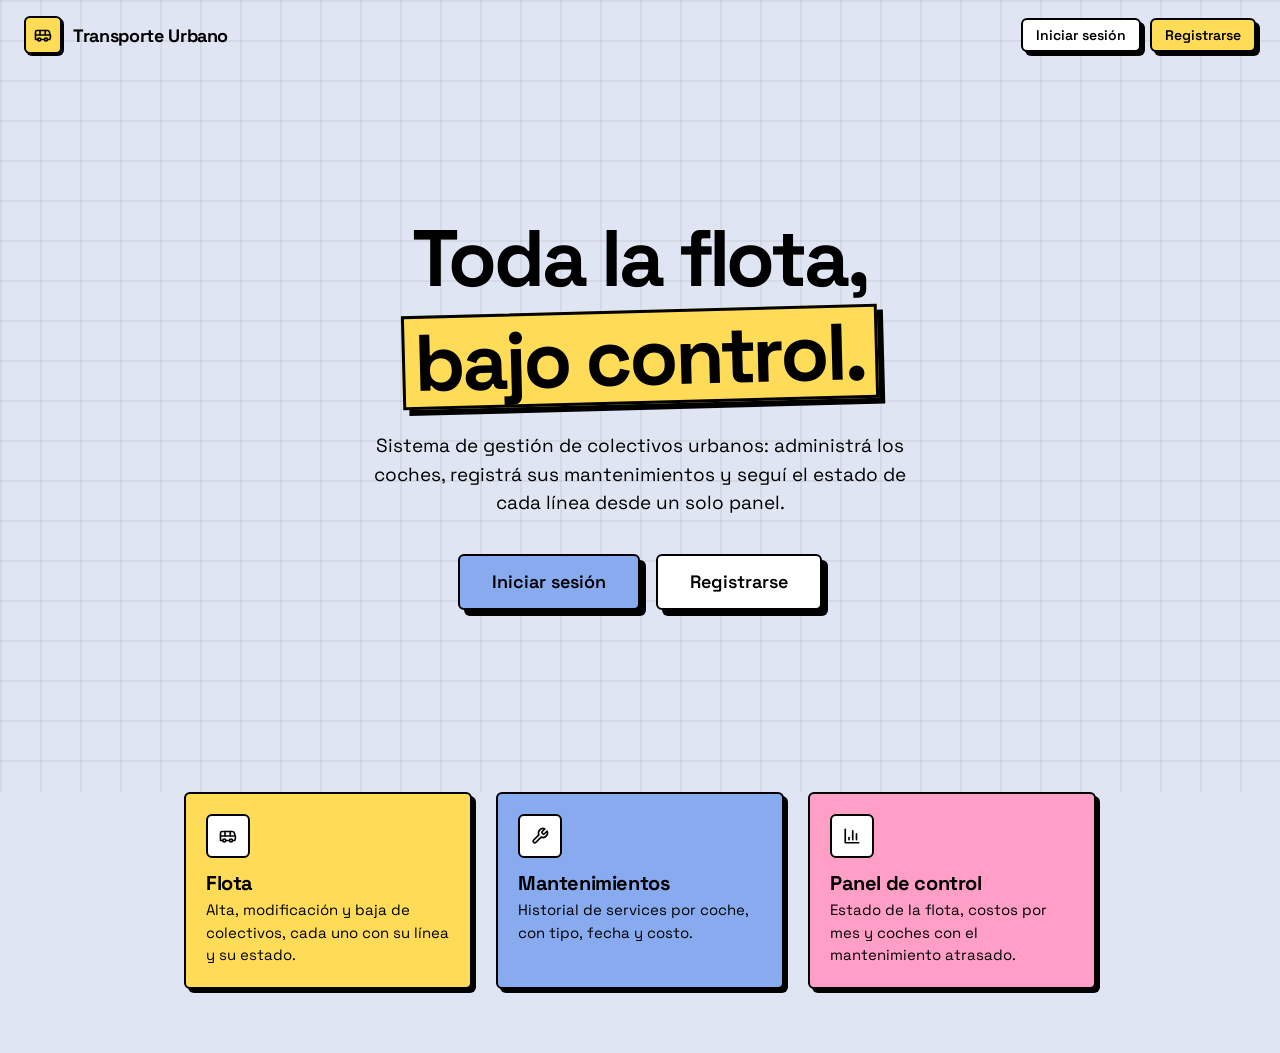
<file: TransporteUrbanoAPI/wwwroot/index.html>
<!doctype html>
<html lang="es">
<head>
    <meta charset="utf-8">
    <meta name="viewport" content="width=device-width, initial-scale=1">
    <title>Transporte Urbano</title>
    <link rel="preconnect" href="https://fonts.googleapis.com">
    <link rel="preconnect" href="https://fonts.gstatic.com" crossorigin>
    <link href="https://fonts.googleapis.com/css2?family=Space+Grotesk:wght@400;500;600;700&display=swap" rel="stylesheet">
    <link rel="stylesheet" href="css/styles.css">
</head>
<body>
    <section class="hero">
        <nav class="topnav">
            <span class="brand" style="margin:0"><span class="brand-logo" data-icon="bus"></span>Transporte Urbano</span>
            <div style="display:flex;gap:.6rem">
                <a class="btn btn-white btn-sm" href="login.html" id="navLogin">Iniciar sesión</a>
                <a class="btn btn-yellow btn-sm" href="registro.html">Registrarse</a>
            </div>
        </nav>
        <div>
            <h1>Toda la flota,<br><span class="sticker">bajo control.</span></h1>
            <p>Sistema de gestión de colectivos urbanos: administrá los coches, registrá sus mantenimientos y seguí el estado de cada línea desde un solo panel.</p>
            <div style="display:flex;gap:1rem;justify-content:center;flex-wrap:wrap">
                <a class="btn btn-big" href="login.html" id="ctaLogin">Iniciar sesión</a>
                <a class="btn btn-white btn-big" href="registro.html" id="ctaRegistro">Registrarse</a>
            </div>
        </div>
    </section>

    <section class="features">
        <div class="card bg-yellow"><span class="feature-ico" data-icon="bus"></span><h3>Flota</h3><p>Alta, modificación y baja de colectivos, cada uno con su línea y su estado.</p></div>
        <div class="card bg-main"><span class="feature-ico" data-icon="wrench"></span><h3>Mantenimientos</h3><p>Historial de services por coche, con tipo, fecha y costo.</p></div>
        <div class="card bg-pink"><span class="feature-ico" data-icon="chart"></span><h3>Panel de control</h3><p>Estado de la flota, costos por mes y coches con el mantenimiento atrasado.</p></div>
    </section>

    <script src="js/auth.js"></script>
    <script src="js/ui.js"></script>
    <script>
                document.querySelectorAll("[data-icon]").forEach(el => el.insertAdjacentHTML("afterbegin", icon(el.dataset.icon)));
                if (sesionValida()) {   // si ya hay sesion, los botones llevan directo a donde corresponde
                  const texto = rolActual() === "Admin" ? "Ir al panel" : "Ver el proyecto";
                  ["ctaLogin", "navLogin"].forEach(id => {
                    const a = document.getElementById(id);
                    a.href = rutaInicial();
                    a.textContent = texto;
                  });
                  document.getElementById("ctaRegistro").hidden = true;
                }
    </script>
</body>
</html>
</file>
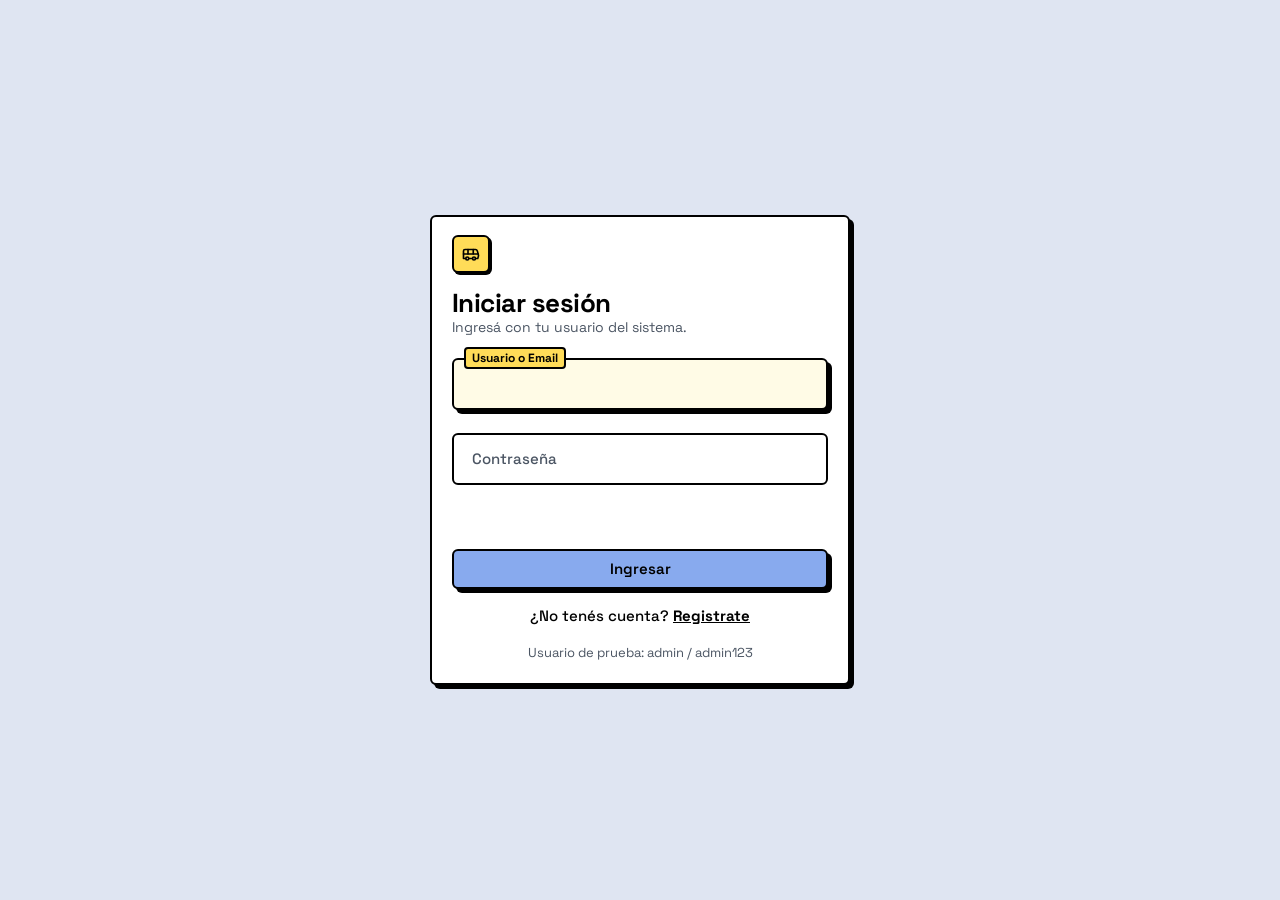
<file: TransporteUrbanoAPI/wwwroot/acerca.html>
<!doctype html>
<html lang="es">
<head>
  <meta charset="utf-8">
  <meta name="viewport" content="width=device-width, initial-scale=1">
  <title>Acerca de - Transporte Urbano</title>
  <link rel="preconnect" href="https://fonts.googleapis.com">
  <link rel="preconnect" href="https://fonts.gstatic.com" crossorigin>
  <link href="https://fonts.googleapis.com/css2?family=Space+Grotesk:wght@400;500;600;700&display=swap" rel="stylesheet">
  <link rel="stylesheet" href="css/styles.css">
</head>
<body>
<div class="app">
  <aside id="sidebar" class="sidebar"></aside>
  <div class="content">
    <header id="topbar" class="topbar"></header>
    <main class="main">

<div class="page-head">
  <div><h1>Integrantes</h1><p>Responsables del desarrollo de la solución.</p></div>
</div>

<!-- Reemplazá estos datos por los de tu grupo (hasta 6 integrantes) -->
<div class="team">
  <div class="card"><span class="avatar">AB</span><div><strong>Axel Britos</strong><div class="muted">Legajo 430166</div></div></div>
  <div class="card"><span class="avatar">NT</span><div><strong>Nahir Tabares</strong><div class="muted">Legajo 430248</div></div></div>
</div>

<div class="card">
  <div class="card-head"><h3>Sobre el proyecto</h3><p>Sistema de gestión de la flota de Transporte Urbano.</p></div>
  <div class="card-body" style="display:grid;gap:.6rem">
    <div><strong>Tecnologías:</strong> C#, ASP.NET Core Web API, Entity Framework Core, SQL Server, JWT, HTML, CSS y JavaScript.</div>
    <div><strong>Arquitectura:</strong> Controllers, Services, Repositories y DTOs, con el front servido desde wwwroot.</div>
    <div><strong>Repositorio:</strong> <a href="#" style="text-decoration:underline">https://github.com/Axeel-devc/Transporte-Urbano.git</a></div>
  </div>
</div>

    </main>
  </div>
</div>
<div id="toasts" class="toasts"></div>
<script src="js/config.js"></script>
<script src="js/auth.js"></script>
<script src="js/api.js"></script>
<script src="js/ui.js"></script>
<script src="js/layout.js"></script>
</body>
</html>
</file>
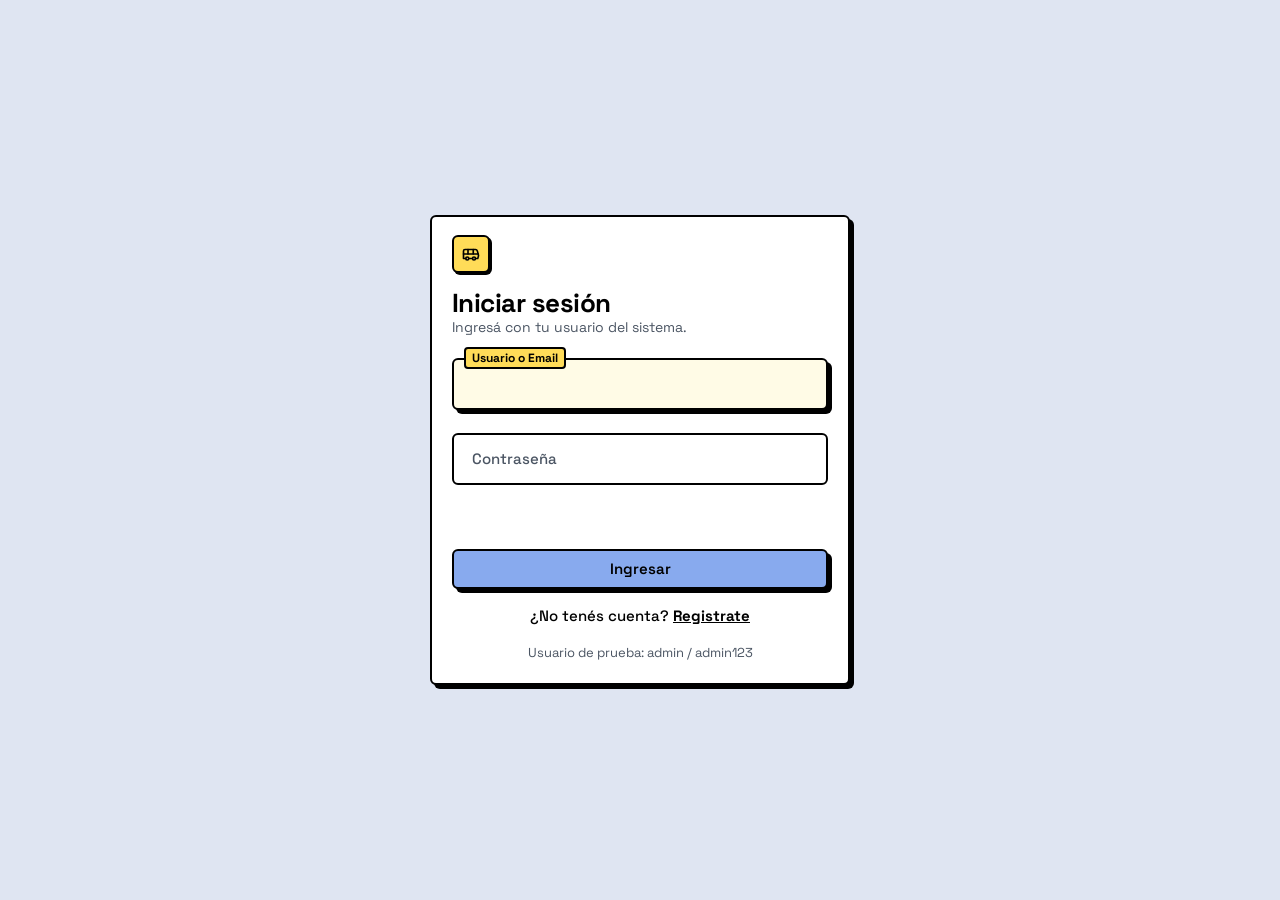
<file: TransporteUrbanoAPI/wwwroot/colectivos.html>
<!doctype html>
<html lang="es">
<head>
  <meta charset="utf-8">
  <meta name="viewport" content="width=device-width, initial-scale=1">
  <title>Colectivos - Transporte Urbano</title>
  <link rel="preconnect" href="https://fonts.googleapis.com">
  <link rel="preconnect" href="https://fonts.gstatic.com" crossorigin>
  <link href="https://fonts.googleapis.com/css2?family=Space+Grotesk:wght@400;500;600;700&display=swap" rel="stylesheet">
  <link rel="stylesheet" href="css/styles.css">
</head>
<body>
<div class="app">
  <aside id="sidebar" class="sidebar"></aside>
  <div class="content">
    <header id="topbar" class="topbar"></header>
    <main class="main">

<div class="page-head">
  <div><h1>Colectivos</h1><p>Administrá la flota: alta, modificación, baja y consulta.</p></div>
  <button class="btn" id="btnNuevo" data-icon="plus">Nuevo colectivo</button>
</div>

<div class="card">
  <div class="toolbar">
    <input class="control" id="buscar" placeholder="Buscar patente, marca o modelo" aria-label="Buscar">
    <select class="control" id="fLinea" aria-label="Filtrar por línea"></select>
    <select class="control" id="fEstado" aria-label="Filtrar por estado"></select>
    <span class="muted" id="contador" style="margin-left:auto"></span>
  </div>
  <div class="table-wrap">
    <table>
      <thead><tr><th>Coche</th><th>Patente</th><th>Marca</th><th>Modelo</th><th>Línea</th><th>Estado</th><th></th></tr></thead>
      <tbody id="tbody"></tbody>
    </table>
  </div>
</div>

<dialog id="dlg">
  <form id="form">
    <div class="dialog-head"><h3 id="dlgTitulo"></h3></div>
    <div class="dialog-body">
      <div class="form-grid">
        <div class="input-box"><input class="input" id="patente" placeholder=" " maxlength="7" required><label for="patente">Patente (AB123CD)</label></div>
        <div class="input-box raised"><select class="input" id="lineaSel"></select><label for="lineaSel">Línea</label></div>
        <div class="input-box"><input class="input" id="marca" placeholder=" " maxlength="50"><label for="marca">Marca</label></div>
        <div class="input-box"><input class="input" id="modelo" placeholder=" " maxlength="50"><label for="modelo">Modelo</label></div>
        <div class="input-box raised full"><select class="input" id="estadoSel"></select><label for="estadoSel">Estado</label></div>
      </div>
      <p class="form-error" id="formError" role="alert" style="margin-top:1rem"></p>
    </div>
    <div class="dialog-foot">
      <button type="button" class="btn btn-white" id="btnCancelar">Cancelar</button>
      <button type="submit" class="btn" id="btnGuardar">Guardar</button>
    </div>
  </form>
</dialog>

    </main>
  </div>
</div>
<div id="toasts" class="toasts"></div>
<script src="js/config.js"></script>
<script src="js/auth.js"></script>
<script src="js/api.js"></script>
<script src="js/ui.js"></script>
<script src="js/layout.js"></script>
<script src="js/colectivos.js"></script>   
</body>
</html>
</file>
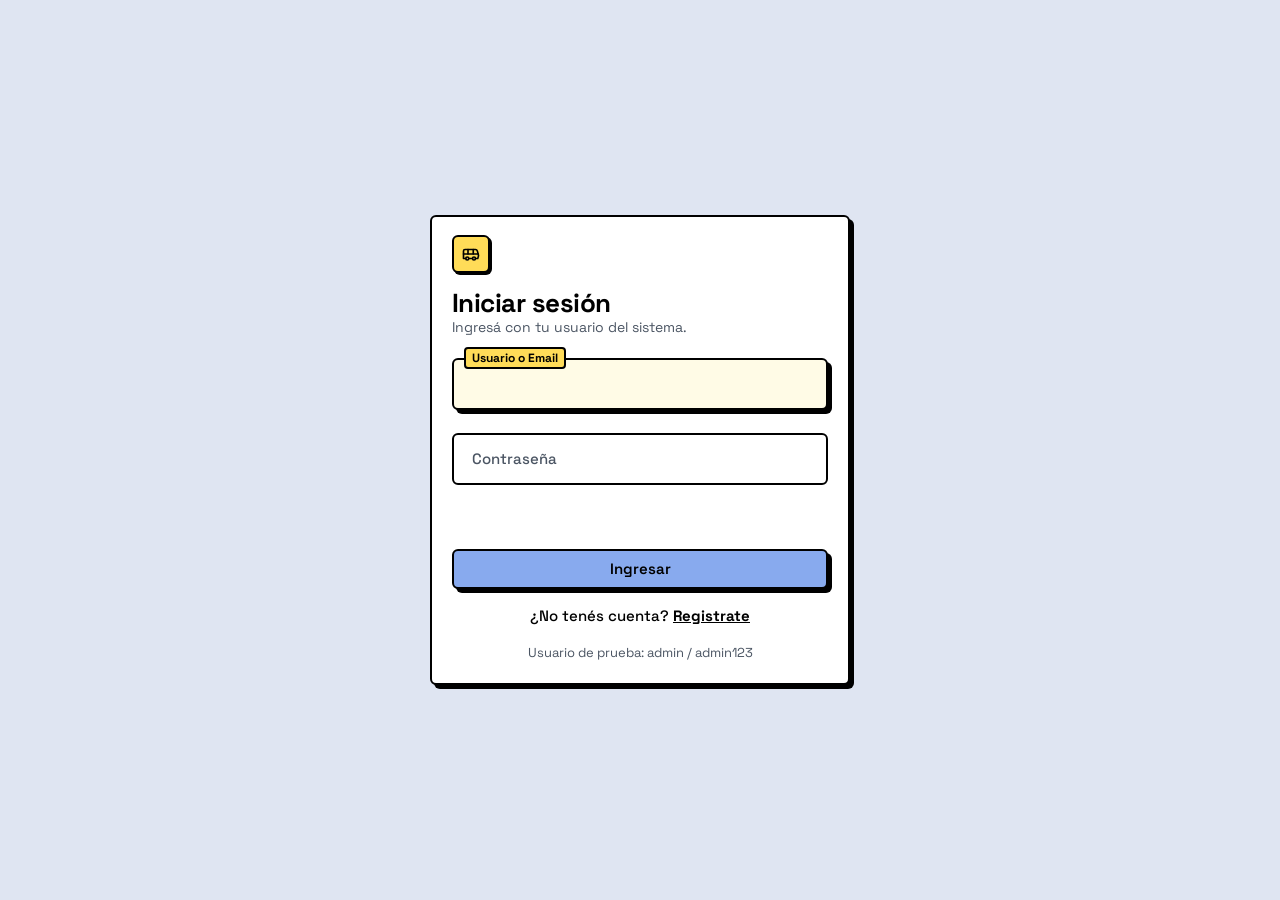
<file: TransporteUrbanoAPI/wwwroot/login.html>
<!doctype html>
<html lang="es">
<head>
  <meta charset="utf-8">
  <meta name="viewport" content="width=device-width, initial-scale=1">
  <title>Iniciar sesión - Transporte Urbano</title>
  <link rel="preconnect" href="https://fonts.googleapis.com">
  <link rel="preconnect" href="https://fonts.gstatic.com" crossorigin>
  <link href="https://fonts.googleapis.com/css2?family=Space+Grotesk:wght@400;500;600;700&display=swap" rel="stylesheet">
  <link rel="stylesheet" href="css/styles.css">
</head>
<body>
  <div class="login-wrap">
    <div class="card login-card">
      <div class="card-head">
        <span class="brand-logo" data-icon="bus" style="margin-bottom:1rem"></span>
        <h3 style="font-size:26px">Iniciar sesión</h3>
        <p>Ingresá con tu usuario del sistema.</p>
      </div>
      <div class="card-body">
          <form id="loginForm" class="form-stack">
              <div class="input-box">
                  <input class="input" id="usuario" placeholder=" " autocomplete="username" required autofocus>
                  <label for="usuario">Usuario o Email</label>
              </div>
              <div class="input-box">
                  <input class="input" id="password" type="password" placeholder=" " autocomplete="current-password" required>
                  <label for="password">Contraseña</label>
              </div>
              <p class="form-error" id="error" role="alert"></p>
              <button class="btn" id="btnLogin" type="submit">Ingresar</button>
          </form>
          <p style="margin-top:1rem;text-align:center;font-weight:500">¿No tenés cuenta? <a href="registro.html" style="text-decoration:underline;font-weight:700">Registrate</a></p>
          <p class="muted" style="font-size:13px;margin-top:1rem;text-align:center">Usuario de prueba: admin / admin123</p>
      </div>
    </div>
  </div>
  <script src="js/config.js"></script>
  <script src="js/auth.js"></script>
  <script src="js/api.js"></script>
  <script src="js/ui.js"></script>
  <script>document.querySelectorAll("[data-icon]").forEach(el => el.insertAdjacentHTML("afterbegin", icon(el.dataset.icon)));</script>
  <script src="js/login.js"></script>
</body>
</html>
</file>
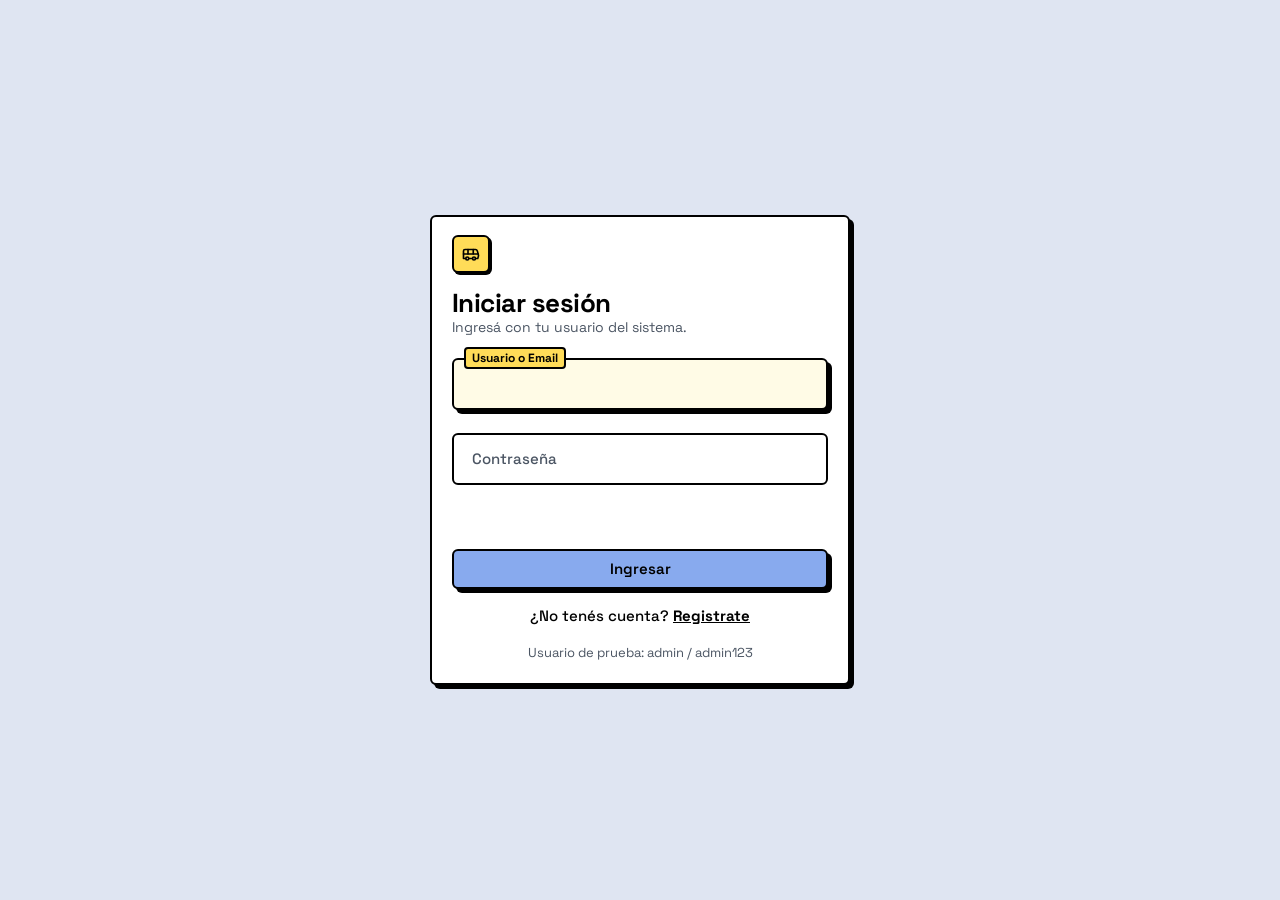
<file: TransporteUrbanoAPI/wwwroot/mantenimientos.html>
<!doctype html>
<html lang="es">
<head>
  <meta charset="utf-8">
  <meta name="viewport" content="width=device-width, initial-scale=1">
  <title>Mantenimientos - Transporte Urbano</title>
  <link rel="preconnect" href="https://fonts.googleapis.com">
  <link rel="preconnect" href="https://fonts.gstatic.com" crossorigin>
  <link href="https://fonts.googleapis.com/css2?family=Space+Grotesk:wght@400;500;600;700&display=swap" rel="stylesheet">
  <link rel="stylesheet" href="css/styles.css">
</head>
<body>
<div class="app">
  <aside id="sidebar" class="sidebar"></aside>
  <div class="content">
    <header id="topbar" class="topbar"></header>
    <main class="main">

<div class="page-head">
  <div><h1>Mantenimientos</h1><p>Registrá y consultá los services de cada colectivo.</p></div>
  <button class="btn" id="btnNuevo" data-icon="plus">Nuevo mantenimiento</button>
</div>

<div class="card">
  <div class="toolbar">
    <input class="control" id="buscar" placeholder="Buscar patente, tipo o descripción" aria-label="Buscar">
    <select class="control" id="fCoche" aria-label="Filtrar por colectivo"></select>
    <span class="muted" id="contador" style="margin-left:auto"></span>
  </div>
  <div class="table-wrap">
    <table>
      <thead><tr><th>Fecha</th><th>Patente</th><th>Tipo</th><th>Descripción</th><th class="num">Costo</th><th></th></tr></thead>
      <tbody id="tbody"></tbody>
    </table>
  </div>
</div>

<dialog id="dlg">
  <form id="form">
    <div class="dialog-head"><h3 id="dlgTitulo"></h3></div>
    <div class="dialog-body">
      <div class="form-grid">
        <div class="input-box raised"><select class="input" id="cocheSel"></select><label for="cocheSel">Colectivo</label></div>
        <div class="input-box raised"><select class="input" id="tipoSel"></select><label for="tipoSel">Tipo</label></div>
        <div class="input-box raised"><input class="input" id="fecha" type="date" required><label for="fecha">Fecha</label></div>
        <div class="input-box"><input class="input" id="costo" type="number" min="0" step="0.01" placeholder=" "><label for="costo">Costo (opcional)</label></div>
        <div class="input-box full"><input class="input" id="descripcion" placeholder=" " maxlength="250"><label for="descripcion">Descripción (opcional)</label></div>
      </div>
      <p class="form-error" id="formError" role="alert" style="margin-top:1rem"></p>
    </div>
    <div class="dialog-foot">
      <button type="button" class="btn btn-white" id="btnCancelar">Cancelar</button>
      <button type="submit" class="btn" id="btnGuardar">Guardar</button>
    </div>
  </form>
</dialog>

    </main>
  </div>
</div>
<div id="toasts" class="toasts"></div>
<script src="js/config.js"></script>
<script src="js/auth.js"></script>
<script src="js/api.js"></script>
<script src="js/ui.js"></script>
<script src="js/layout.js"></script>
<script src="js/mantenimientos.js"></script>   
</body>
</html>
</file>
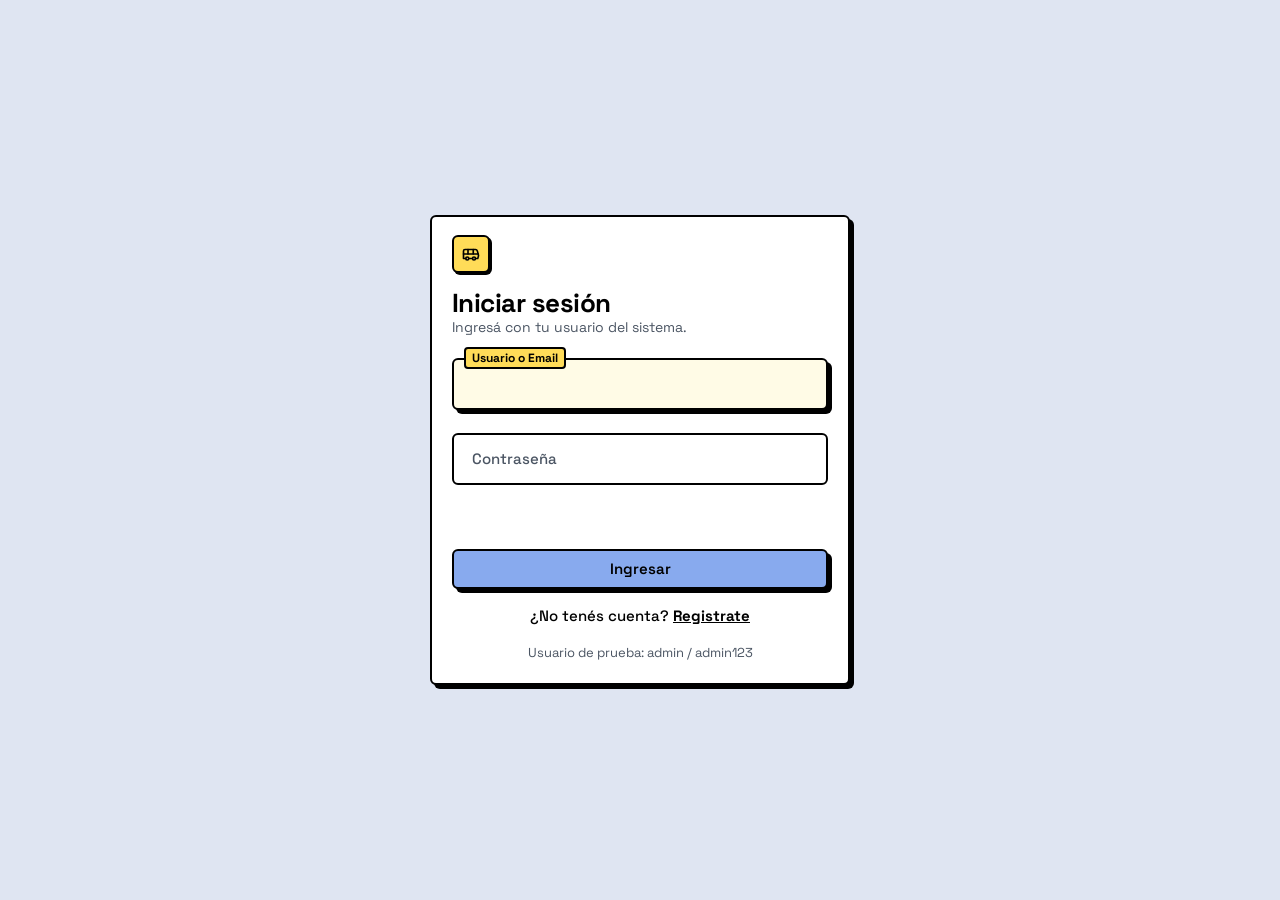
<file: TransporteUrbanoAPI/wwwroot/principal.html>
<!doctype html>
<html lang="es">
<head>
  <meta charset="utf-8">
  <meta name="viewport" content="width=device-width, initial-scale=1">
  <title>Principal - Transporte Urbano</title>
  <link rel="preconnect" href="https://fonts.googleapis.com">
  <link rel="preconnect" href="https://fonts.gstatic.com" crossorigin>
  <link href="https://fonts.googleapis.com/css2?family=Space+Grotesk:wght@400;500;600;700&display=swap" rel="stylesheet">
  <link rel="stylesheet" href="css/styles.css">
</head>
<body>
<div class="app">
  <aside id="sidebar" class="sidebar"></aside>
  <div class="content">
    <header id="topbar" class="topbar"></header>
    <main class="main">

        <div class="page-head">
            <div><h1>Dashboard</h1><p id="saludo"></p></div>
            </div>

            <div class="stats">
            <div class="card stat bg-yellow"><div class="label">Colectivos</div><div class="value" id="sTotal">0</div></div>
            <div class="card stat bg-green"><div class="label">En servicio</div><div class="value" id="sServicio">0</div></div>
            <div class="card stat bg-pink"><div class="label">Sin mantenimiento en 6 meses</div><div class="value" id="sSinMant">0</div></div>
            <div class="card stat bg-main"><div class="label">Costo de mantenimiento, 6 meses</div><div class="value" id="sCosto">$ 0</div></div>
            </div>

            <div class="grid-2">
            <div class="card">
                <div class="card-head"><h3>Colectivos por estado</h3><p>Situación actual de la flota.</p></div>
                <div class="card-body"><div class="bars" id="barsEstado"></div></div>
            </div>
            <div class="card">
                <div class="card-head"><h3>Colectivos por línea</h3><p>Cantidad de coches de cada línea.</p></div>
                <div class="card-body"><div class="bars" id="barsLinea"></div></div>
            </div>
            </div>

            <div class="grid-2">
            <div class="card">
                <div class="card-head"><h3>Costo de mantenimiento por mes</h3><p>Últimos 6 meses, en pesos.</p></div>
                <div class="card-body"><div class="cols" id="cols"></div></div>
            </div>
            <div class="card">
                <div class="card-head"><h3>Mantenimiento atrasado</h3><p>Colectivos sin ningún service en los últimos 6 meses.</p></div>
                <div class="table-wrap" id="sinMant" style="max-height:260px;overflow-y:auto;margin-top:.9rem"></div>
            </div>
        </div>

    </main>
  </div>
</div>
<div id="toasts" class="toasts"></div>
<script src="js/config.js"></script>
<script src="js/auth.js"></script>
<script src="js/api.js"></script>
<script src="js/ui.js"></script>
<script src="js/layout.js"></script>
<script src="js/dashboard.js"></script>   
</body>
</html>
</file>
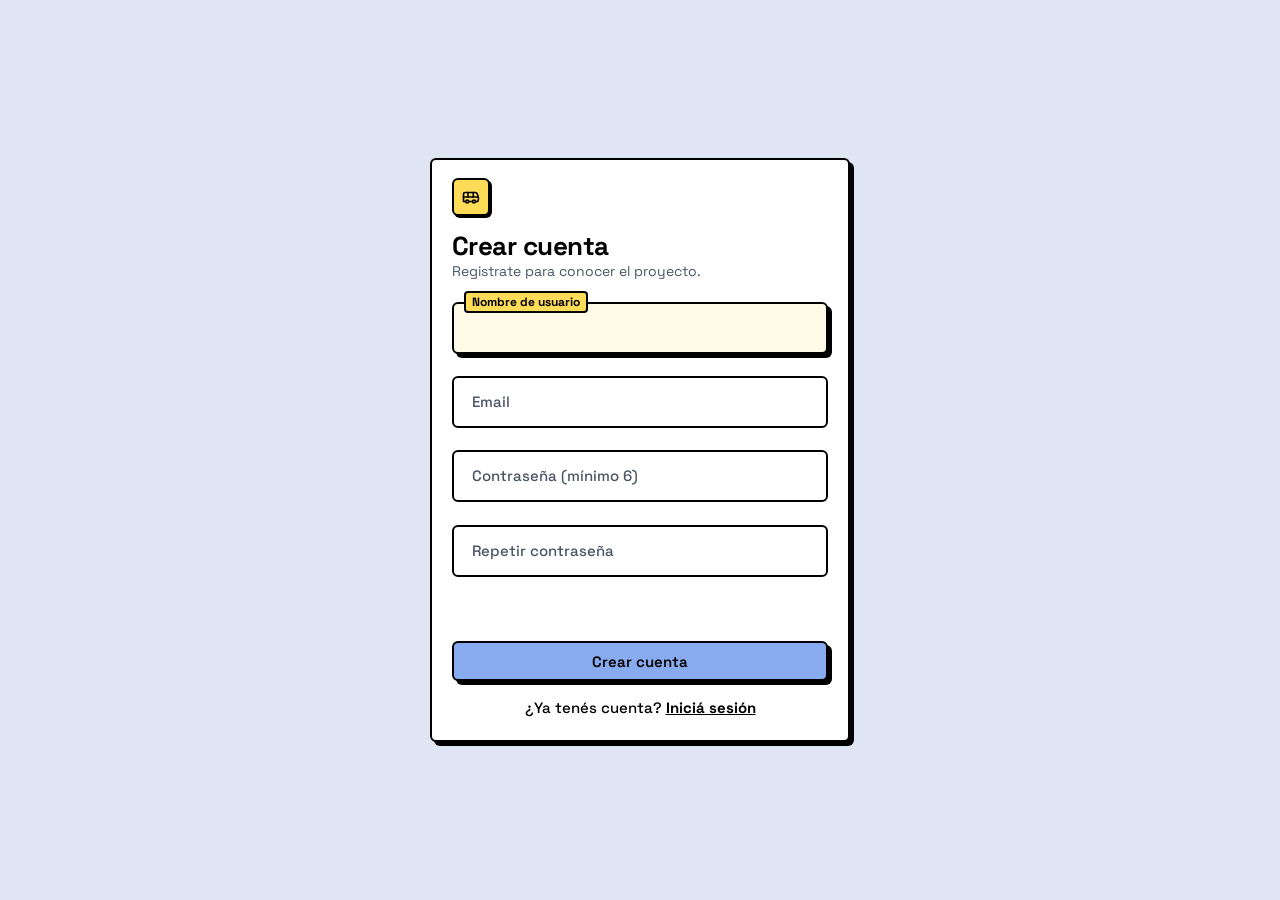
<file: TransporteUrbanoAPI/wwwroot/registro.html>
﻿<!DOCTYPE html>
<html lang="es">
<head>
    <meta charset="utf-8">
    <meta name="viewport" content="width=device-width, initial-scale=1">
    <title>Crear cuenta - Transporte Urbano</title>
    <link rel="preconnect" href="https://fonts.googleapis.com">
    <link rel="preconnect" href="https://fonts.gstatic.com" crossorigin>
    <link href="https://fonts.googleapis.com/css2?family=Space+Grotesk:wght@400;500;600;700&display=swap" rel="stylesheet">
    <link rel="stylesheet" href="css/styles.css">
</head>
<body>
    <div class="login-wrap">
        <div class="card login-card">
            <div class="card-head">
                <span class="brand-logo" data-icon="bus" style="margin-bottom:1rem"></span>
                <h3 style="font-size:26px">Crear cuenta</h3>
                <p>Registrate para conocer el proyecto.</p>
            </div>
            <div class="card-body">
                <form id="registroForm" class="form-stack">
                    <div class="input-box">
                        <input class="input" id="usuario" placeholder=" " autocomplete="username" minlength="3" maxlength="50" required autofocus>
                        <label for="usuario">Nombre de usuario</label>
                    </div>
                    <div class="input-box">
                        <input class="input" id="email" type="email" placeholder=" " autocomplete="email" maxlength="100" required>
                        <label for="email">Email</label>
                    </div>
                    <div class="input-box">
                        <input class="input" id="password" type="password" placeholder=" " autocomplete="new-password" minlength="6" required>
                        <label for="password">Contraseña (mínimo 6)</label>
                    </div>
                    <div class="input-box">
                        <input class="input" id="password2" type="password" placeholder=" " autocomplete="new-password" required>
                        <label for="password2">Repetir contraseña</label>
                    </div>
                    <p class="form-error" id="error" role="alert"></p>
                    <button class="btn" id="btnRegistro" type="submit">Crear cuenta</button>
                </form>
                <p style="margin-top:1rem;text-align:center;font-weight:500">¿Ya tenés cuenta? <a href="login.html" style="text-decoration:underline;font-weight:700">Iniciá sesión</a></p>
            </div>
        </div>
    </div>
    <script src="js/config.js"></script>
    <script src="js/auth.js"></script>
    <script src="js/api.js"></script>
    <script src="js/ui.js"></script>
    <script>document.querySelectorAll("[data-icon]").forEach(el => el.insertAdjacentHTML("afterbegin", icon(el.dataset.icon)));</script>
    <script src="js/registro.js"></script>
</body>
</html>
</file>
<file: TransporteUrbanoAPI/wwwroot/css/styles.css>
/* Neobrutalismo: bordes negros gruesos, sombras duras y colores planos.
   Inputs con etiqueta flotante (estilo modern-input-field). */
:root {
  --bg: #dfe5f2; --card: #fff;
  --main: #88aaee; --yellow: #ffdc58; --green: #7fe0a0; --pink: #ff9ec7; --red: #ff6b6b;
  --muted: #4b5563;
  --border: 2px solid #000; --shadow: 4px 4px 0 0 #000; --radius: 6px;
}
* { box-sizing: border-box; margin: 0; }
body { font-family: "Space Grotesk", system-ui, sans-serif; background: var(--bg); color: #000; font-size: 15px; line-height: 1.5; }
a { color: inherit; text-decoration: none; }
h1, h2, h3 { line-height: 1.1; letter-spacing: -.02em; }
.muted { color: var(--muted); }
.i { width: 18px; height: 18px; fill: none; stroke: currentColor; stroke-width: 2.2; stroke-linecap: round; stroke-linejoin: round; flex: none; }

/* ---------- Botones ---------- */
.btn { display: inline-flex; align-items: center; justify-content: center; gap: .5rem; min-height: 40px; padding: 0 1.1rem;
  background: var(--main); color: #000; border: var(--border); border-radius: var(--radius); box-shadow: var(--shadow);
  font: 600 15px "Space Grotesk", sans-serif; cursor: pointer; transition: transform .1s, box-shadow .1s; }
.btn:hover { transform: translate(2px, 2px); box-shadow: 2px 2px 0 0 #000; }
.btn:active { transform: translate(4px, 4px); box-shadow: none; }
.btn:disabled { opacity: .55; pointer-events: none; }
.btn:focus-visible, .control:focus-visible, summary:focus-visible, a:focus-visible { outline: 3px solid #000; outline-offset: 3px; }
.btn-yellow { background: var(--yellow); }
.btn-white, .btn-ghost { background: #fff; }
.btn-danger { background: var(--red); }
.btn-sm { min-height: 34px; padding: 0 .8rem; font-size: 14px; }
.btn-icon { width: 36px; min-height: 36px; padding: 0; box-shadow: 2px 2px 0 0 #000; }
.btn-icon:hover { transform: translate(1px, 1px); box-shadow: 1px 1px 0 0 #000; }
.btn-big { min-height: 56px; padding: 0 2rem; font-size: 18px; box-shadow: 6px 6px 0 0 #000; }

/* ---------- Inputs con etiqueta flotante ---------- */
.input-box { position: relative; }
.input-box .input { width: 100%; height: 52px; padding: 16px 14px 0; background: #fff; color: #000; border: var(--border);
  border-radius: var(--radius); font: 500 15px "Space Grotesk", sans-serif; transition: box-shadow .15s, background .15s; }
.input-box .input:focus { outline: none; box-shadow: var(--shadow); background: #fffbe6; }
.input-box label { position: absolute; left: 12px; top: 26px; transform: translateY(-50%); padding: 0 6px; color: var(--muted);
  font-weight: 500; pointer-events: none; transition: all .18s ease; border: 2px solid transparent; border-radius: 4px; }
.input-box .input:focus + label,
.input-box .input:not(:placeholder-shown) + label,
.input-box.raised label { top: 0; font-size: 12px; font-weight: 700; color: #000; background: var(--yellow); border-color: #000; }
.input-box.raised .input { padding: 0 12px; }
.control { height: 42px; padding: 0 .8rem; background: #fff; color: #000; border: var(--border); border-radius: var(--radius);
  font: 500 14px "Space Grotesk", sans-serif; min-width: 160px; flex: 1; max-width: 260px; }
.form-stack { display: grid; gap: 1.4rem; }
.form-grid { display: grid; grid-template-columns: 1fr 1fr; gap: 1.4rem; }
.form-grid .full { grid-column: 1 / -1; }
.form-error { font-weight: 600; color: #b91c1c; min-height: 1.3em; }

/* ---------- Card, badge, tabla ---------- */
.card { background: var(--card); border: var(--border); border-radius: var(--radius); box-shadow: var(--shadow); }
.card-head { padding: 1.1rem 1.25rem 0; }
.card-head h3 { font-size: 18px; font-weight: 700; }
.card-head p { color: var(--muted); font-size: 14px; }
.card-body { padding: 1.25rem; }
.badge { display: inline-block; padding: .05rem .65rem; border: 2px solid #000; border-radius: 999px; font-size: 13px; font-weight: 600; background: #fff; }
.badge-ok { background: var(--green); } .badge-warn { background: var(--yellow); } .badge-bad { background: var(--red); }
.table-wrap { overflow-x: auto; }
table { width: 100%; border-collapse: collapse; }
th { text-align: left; font-weight: 700; padding: .7rem 1rem; background: var(--yellow); border-top: var(--border); border-bottom: var(--border); white-space: nowrap; }
td { padding: .7rem 1rem; border-bottom: 2px solid #000; }
tbody tr:hover { background: #fff4c2; }
tbody tr:last-child td { border-bottom: 0; }
td.actions { text-align: right; white-space: nowrap; }
td.actions .btn { margin-left: .35rem; }
td.num, th.num { text-align: right; font-variant-numeric: tabular-nums; }
.empty { padding: 2.5rem 1rem; text-align: center; color: var(--muted); }

/* ---------- Dialog y toast ---------- */
dialog { border: 3px solid #000; border-radius: var(--radius); background: #fff; color: #000; padding: 0;
  width: min(540px, calc(100vw - 2rem)); margin: auto; box-shadow: 8px 8px 0 0 #000; }
dialog::backdrop { background: rgba(0, 0, 0, .5); }
dialog[open] { animation: pop .15s ease-out; }
@keyframes pop { from { transform: translate(-4px, -4px); opacity: 0; } }
.dialog-head { padding: 1.25rem 1.5rem 0; }
.dialog-head h3 { font-size: 22px; }
.dialog-body { padding: 1.5rem; }
.dialog-foot { display: flex; justify-content: flex-end; gap: .75rem; padding: 0 1.5rem 1.5rem; }
.toasts { position: fixed; right: 1rem; bottom: 1rem; display: grid; gap: .6rem; z-index: 50; }
.toast { padding: .8rem 1rem; background: var(--green); border: var(--border); border-radius: var(--radius); box-shadow: var(--shadow); font-weight: 600; max-width: 340px; animation: pop .15s; }
.toast.error { background: var(--red); }

/* ---------- Layout ---------- */
.app { display: grid; grid-template-columns: 260px 1fr; min-height: 100vh; }
.sidebar { background: #fff; border-right: 3px solid #000; padding: 1.25rem 1rem; position: sticky; top: 0; height: 100vh; overflow-y: auto; }
.brand { display: flex; align-items: center; gap: .7rem; font-weight: 700; font-size: 18px; letter-spacing: -.02em; margin-bottom: 1.5rem; }
.brand-logo { width: 38px; height: 38px; display: grid; place-items: center; background: var(--yellow); border: var(--border); border-radius: var(--radius); box-shadow: 2px 2px 0 0 #000; flex: none; }
.nav-link, .nav summary { display: flex; align-items: center; gap: .65rem; padding: .55rem .75rem; border: 2px solid transparent; border-radius: var(--radius); font-weight: 600; cursor: pointer; list-style: none; }
.nav summary::-webkit-details-marker { display: none; }
.nav-link:hover, .nav summary:hover { background: var(--yellow); border-color: #000; }
.nav-link.active { background: var(--main); border-color: #000; box-shadow: 3px 3px 0 0 #000; }
.nav { margin: .2rem 0; }
.nav summary .chev { margin-left: auto; transition: transform .2s; }
.nav[open] summary .chev { transform: rotate(180deg); }
.nav-sub { margin: .3rem 0 .4rem 1.1rem; padding-left: .7rem; border-left: 3px solid #000; display: grid; gap: .25rem; }
.nav-sub .nav-link { font-weight: 500; }
.content { min-width: 0; display: flex; flex-direction: column; }
.topbar { display: flex; align-items: center; gap: .75rem; padding: .8rem 1.5rem; background: var(--yellow); border-bottom: 3px solid #000; }
.topbar .spacer { flex: 1; }
.topbar .user { font-weight: 600; }
#menuBtn { display: none; }
.main { width: 100%; max-width: 1120px; margin: 0 auto; padding: 2rem 1.5rem 3rem; }
.page-head { display: flex; align-items: flex-end; justify-content: space-between; gap: 1rem; flex-wrap: wrap; margin-bottom: 1.5rem; }
.page-head h1 { font-size: 38px; font-weight: 700; }
.page-head p { color: var(--muted); margin-top: .3rem; }
.toolbar { display: flex; gap: .75rem; padding: 1rem; border-bottom: var(--border); flex-wrap: wrap; align-items: center; }

/* ---------- Dashboard ---------- */
.stats { display: grid; grid-template-columns: repeat(auto-fit, minmax(210px, 1fr)); gap: 1.25rem; margin-bottom: 1.5rem; }
.stat { padding: 1.1rem 1.25rem; }
.stat .label { font-weight: 600; }
.stat .value { font-size: 38px; font-weight: 700; letter-spacing: -.03em; font-variant-numeric: tabular-nums; }
.bg-yellow { background: var(--yellow); } .bg-main { background: var(--main); } .bg-green { background: var(--green); } .bg-pink { background: var(--pink); }
.grid-2 { display: grid; grid-template-columns: 1fr 1fr; gap: 1.25rem; margin-bottom: 1.5rem; }
.bars { display: grid; gap: .9rem; }
.bar-row { display: grid; grid-template-columns: 110px 1fr 34px; align-items: center; gap: .75rem; font-weight: 500; }
.bar-track { height: 22px; background: #fff; border: var(--border); border-radius: 4px; overflow: hidden; }
.bar-fill { height: 100%; width: 0; background: var(--main); border-right: 2px solid #000; transition: width .8s cubic-bezier(.2, .8, .2, 1); }
.bar-row .n { text-align: right; font-weight: 700; }
.cols { display: flex; gap: .75rem; height: 210px; }
.col { flex: 1; display: flex; flex-direction: column; align-items: center; gap: .4rem; font-size: 13px; }
.col-area { flex: 1; width: 100%; display: flex; align-items: flex-end; justify-content: center; }
.col-bar { width: 100%; max-width: 54px; height: 0; background: var(--pink); border: 2px solid #000; border-bottom: 0; border-radius: 4px 4px 0 0; transition: height .8s cubic-bezier(.2, .8, .2, 1); }
.col-val { font-weight: 700; }

/* ---------- Inicio, login e integrantes ---------- */
.hero { min-height: 88vh; display: grid; place-items: center; text-align: center; padding: 5rem 1.5rem 3rem; position: relative;
  background-image: linear-gradient(#0000000d 2px, transparent 2px), linear-gradient(90deg, #0000000d 2px, transparent 2px); background-size: 40px 40px; }
.topnav { position: absolute; top: 0; left: 0; right: 0; display: flex; justify-content: space-between; align-items: center; padding: 1rem 1.5rem; }
.hero > div { max-width: 760px; }
.hero h1 { font-size: clamp(2.6rem, 7vw, 5rem); font-weight: 700; letter-spacing: -.04em; }
.sticker { display: inline-block; background: var(--yellow); border: 3px solid #000; box-shadow: 6px 6px 0 0 #000; padding: 0 .6rem; transform: rotate(-1.5deg); margin-top: .5rem; }
.hero p { font-size: 19px; margin: 1.75rem auto 2.25rem; max-width: 560px; }
.features { display: grid; grid-template-columns: repeat(auto-fit, minmax(240px, 1fr)); gap: 1.5rem; max-width: 960px; margin: 0 auto; padding: 0 1.5rem 4rem; }
.features .card { padding: 1.25rem; }
.features h3 { font-size: 20px; margin: .9rem 0 .3rem; }
.feature-ico { width: 44px; height: 44px; display: grid; place-items: center; background: #fff; border: var(--border); border-radius: var(--radius); }
.login-wrap { min-height: 100vh; display: grid; place-items: center; padding: 1.5rem; }
.login-card { width: min(420px, 100%); }
.team { display: grid; grid-template-columns: repeat(auto-fill, minmax(230px, 1fr)); gap: 1.25rem; margin-bottom: 1.5rem; }
.team .card { padding: 1.1rem; display: flex; gap: .9rem; align-items: center; }
.avatar { width: 46px; height: 46px; border-radius: 50%; display: grid; place-items: center; font-weight: 700; background: var(--pink); border: var(--border); flex: none; }

@media (max-width: 860px) {
  .app { grid-template-columns: 1fr; }
  .sidebar { position: fixed; z-index: 30; width: 270px; transform: translateX(-100%); transition: transform .2s; }
  .sidebar.open { transform: none; box-shadow: 0 0 0 100vmax rgba(0, 0, 0, .5); }
  #menuBtn { display: inline-flex; }
  .grid-2, .form-grid { grid-template-columns: 1fr; }
  .bar-row { grid-template-columns: 90px 1fr 30px; }
}
@media (prefers-reduced-motion: reduce) { *, *::before, *::after { animation: none !important; transition: none !important; } }

/* ---------- Presentacion ---------- */
[hidden] { display: none !important; }
.pres-top { display: flex; align-items: center; gap: .75rem; padding: .8rem 1.5rem; background: var(--yellow); border-bottom: 3px solid #000; flex-wrap: wrap; }
.pres-top .brand { margin: 0; }
.pres-top .spacer { flex: 1; }
.pres-top .user { font-weight: 600; }
.pres-main { max-width: 1000px; margin: 0 auto; padding: 2rem 1.5rem 4rem; }
.notice { padding: 1rem 1.25rem; background: var(--yellow); border: var(--border); border-radius: var(--radius); box-shadow: var(--shadow); font-weight: 500; }
.tabs { display: flex; gap: .75rem; margin: 1.75rem 0 2rem; flex-wrap: wrap; }
.tab { min-height: 44px; padding: 0 1.25rem; background: #fff; border: var(--border); border-radius: var(--radius); box-shadow: var(--shadow);
  font: 700 16px "Space Grotesk", sans-serif; cursor: pointer; transition: transform .1s, box-shadow .1s; }
.tab:hover { transform: translate(2px, 2px); box-shadow: 2px 2px 0 0 #000; }
.tab.active { background: var(--main); transform: translate(4px, 4px); box-shadow: none; }
.pres-hero h1 { font-size: clamp(2rem, 5vw, 3.4rem); font-weight: 700; letter-spacing: -.04em; }
.pres-hero p { font-size: 18px; max-width: 640px; margin-top: 1.1rem; }
.steps { display: grid; grid-template-columns: repeat(auto-fit, minmax(220px, 1fr)); gap: 1.25rem; margin: 2rem 0; }
.step { padding: 1.25rem; }
.step b { display: grid; place-items: center; width: 40px; height: 40px; background: #fff; border: var(--border); border-radius: 50%; font-size: 18px; margin-bottom: .75rem; }
.step h3 { font-size: 19px; margin-bottom: .3rem; }
.chips { display: flex; flex-wrap: wrap; gap: .6rem; }
.chip { padding: .25rem .85rem; background: #fff; border: var(--border); border-radius: 999px; font-weight: 600; box-shadow: 2px 2px 0 0 #000; }
.shots { display: grid; grid-template-columns: 1fr 1fr; gap: 1.25rem; margin: 2rem 0; }
.shot { position: relative; aspect-ratio: 16 / 10; display: grid; place-items: center; text-align: center; padding: 1rem; background: var(--pink);
  border: var(--border); border-radius: var(--radius); box-shadow: var(--shadow); overflow: hidden; font-weight: 600; }
.shot:nth-child(2) { background: var(--green); }
.shot small { font-weight: 400; }
.shot img { position: absolute; inset: 0; width: 100%; height: 100%; object-fit: cover; }
.members { display: grid; grid-template-columns: repeat(auto-fill, minmax(220px, 1fr)); gap: 1.25rem; }
.member { overflow: hidden; }
.member .photo { position: relative; aspect-ratio: 1; display: grid; place-items: center; font-size: 44px; font-weight: 700; background: var(--yellow); border-bottom: var(--border); }
.member:nth-child(3n+2) .photo { background: var(--main); }
.member:nth-child(3n) .photo { background: var(--pink); }
.member .photo img { position: absolute; inset: 0; width: 100%; height: 100%; object-fit: cover; }
.member .info { padding: 1rem; }
@media (max-width: 860px) { .shots { grid-template-columns: 1fr; } }
</file>
